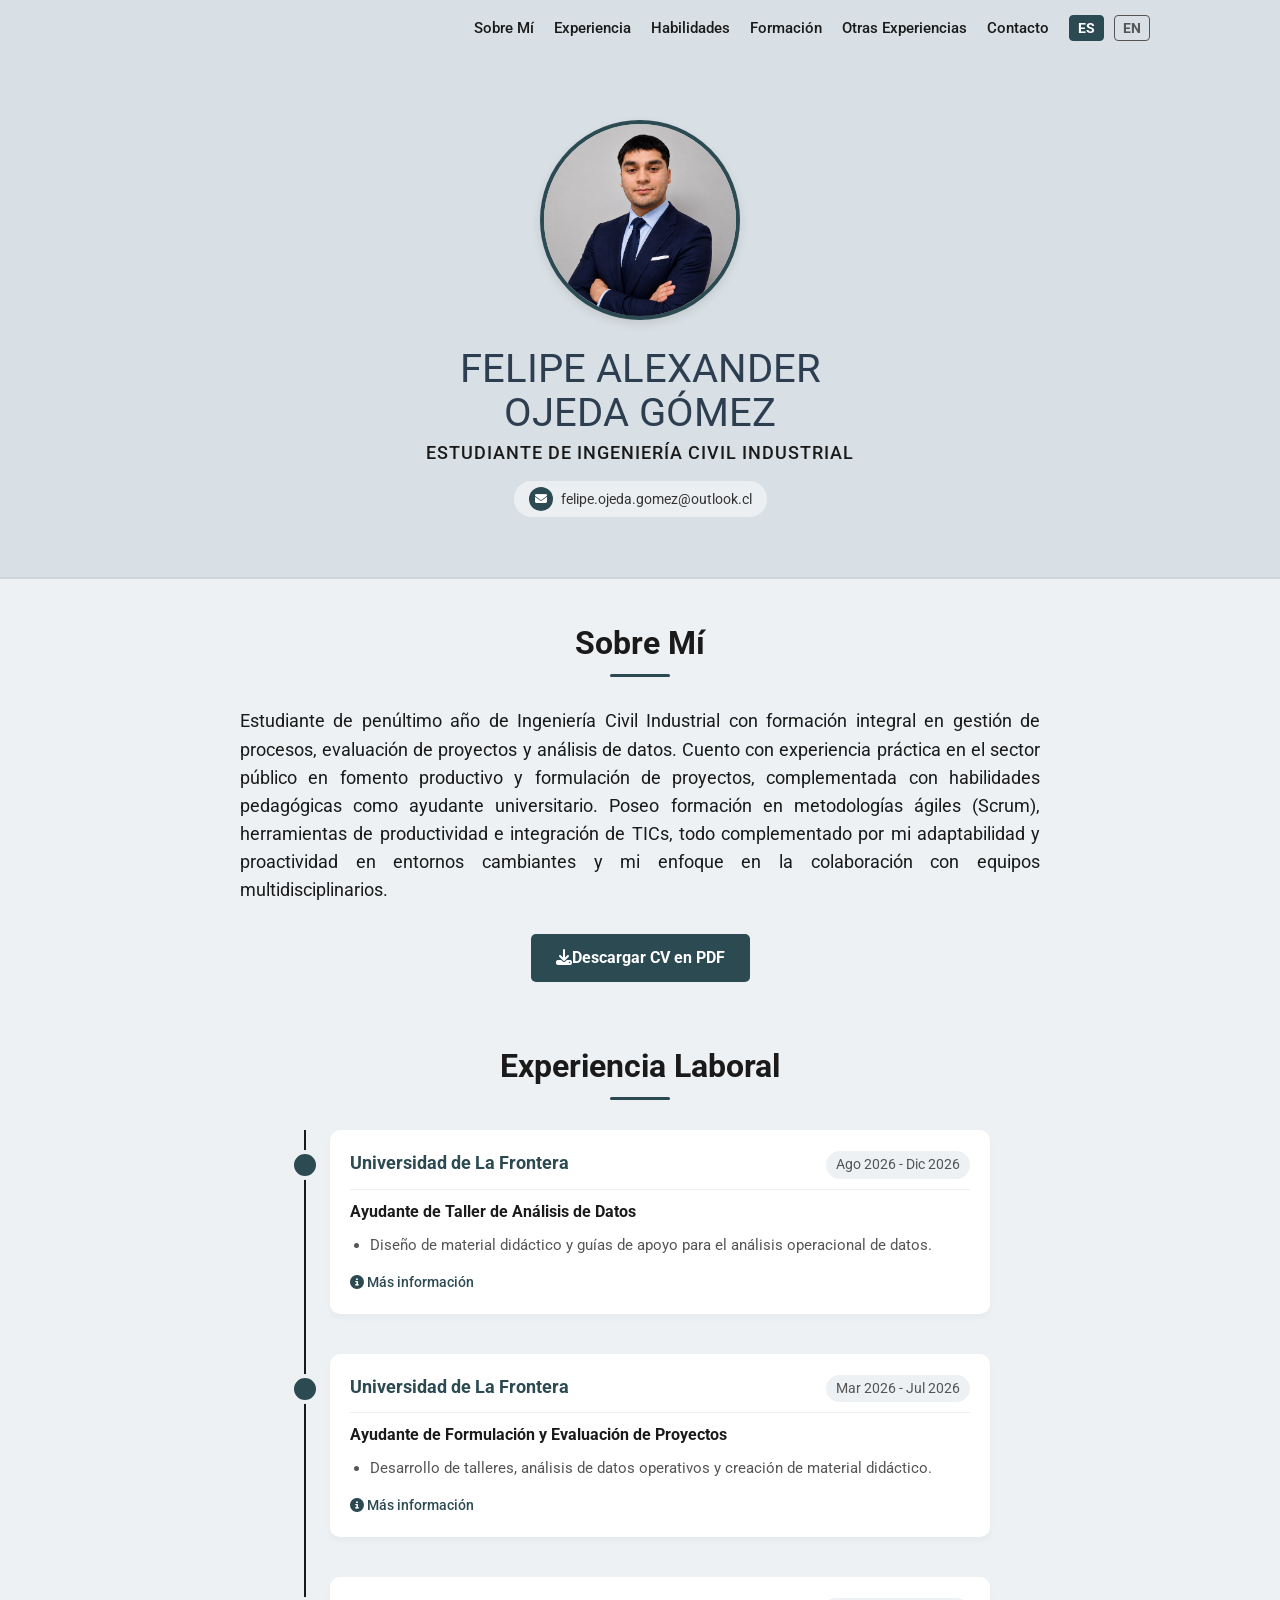
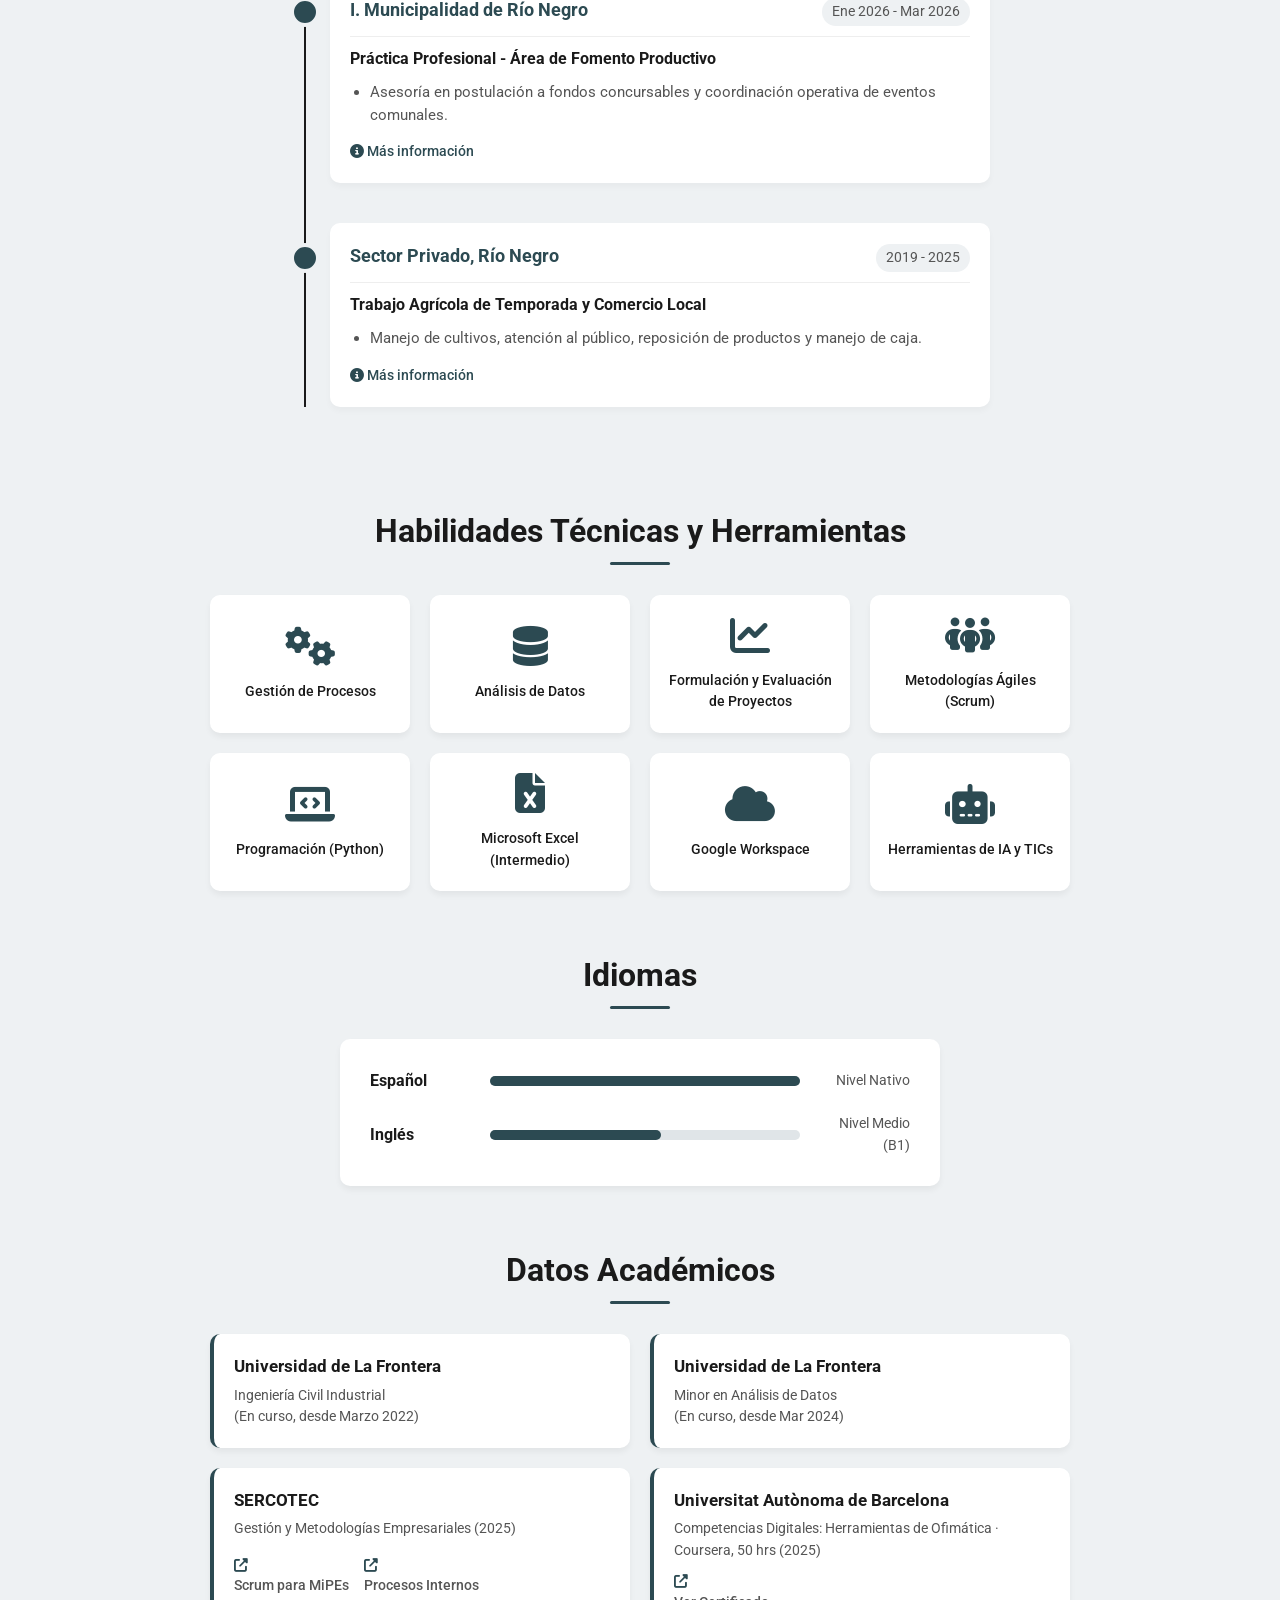
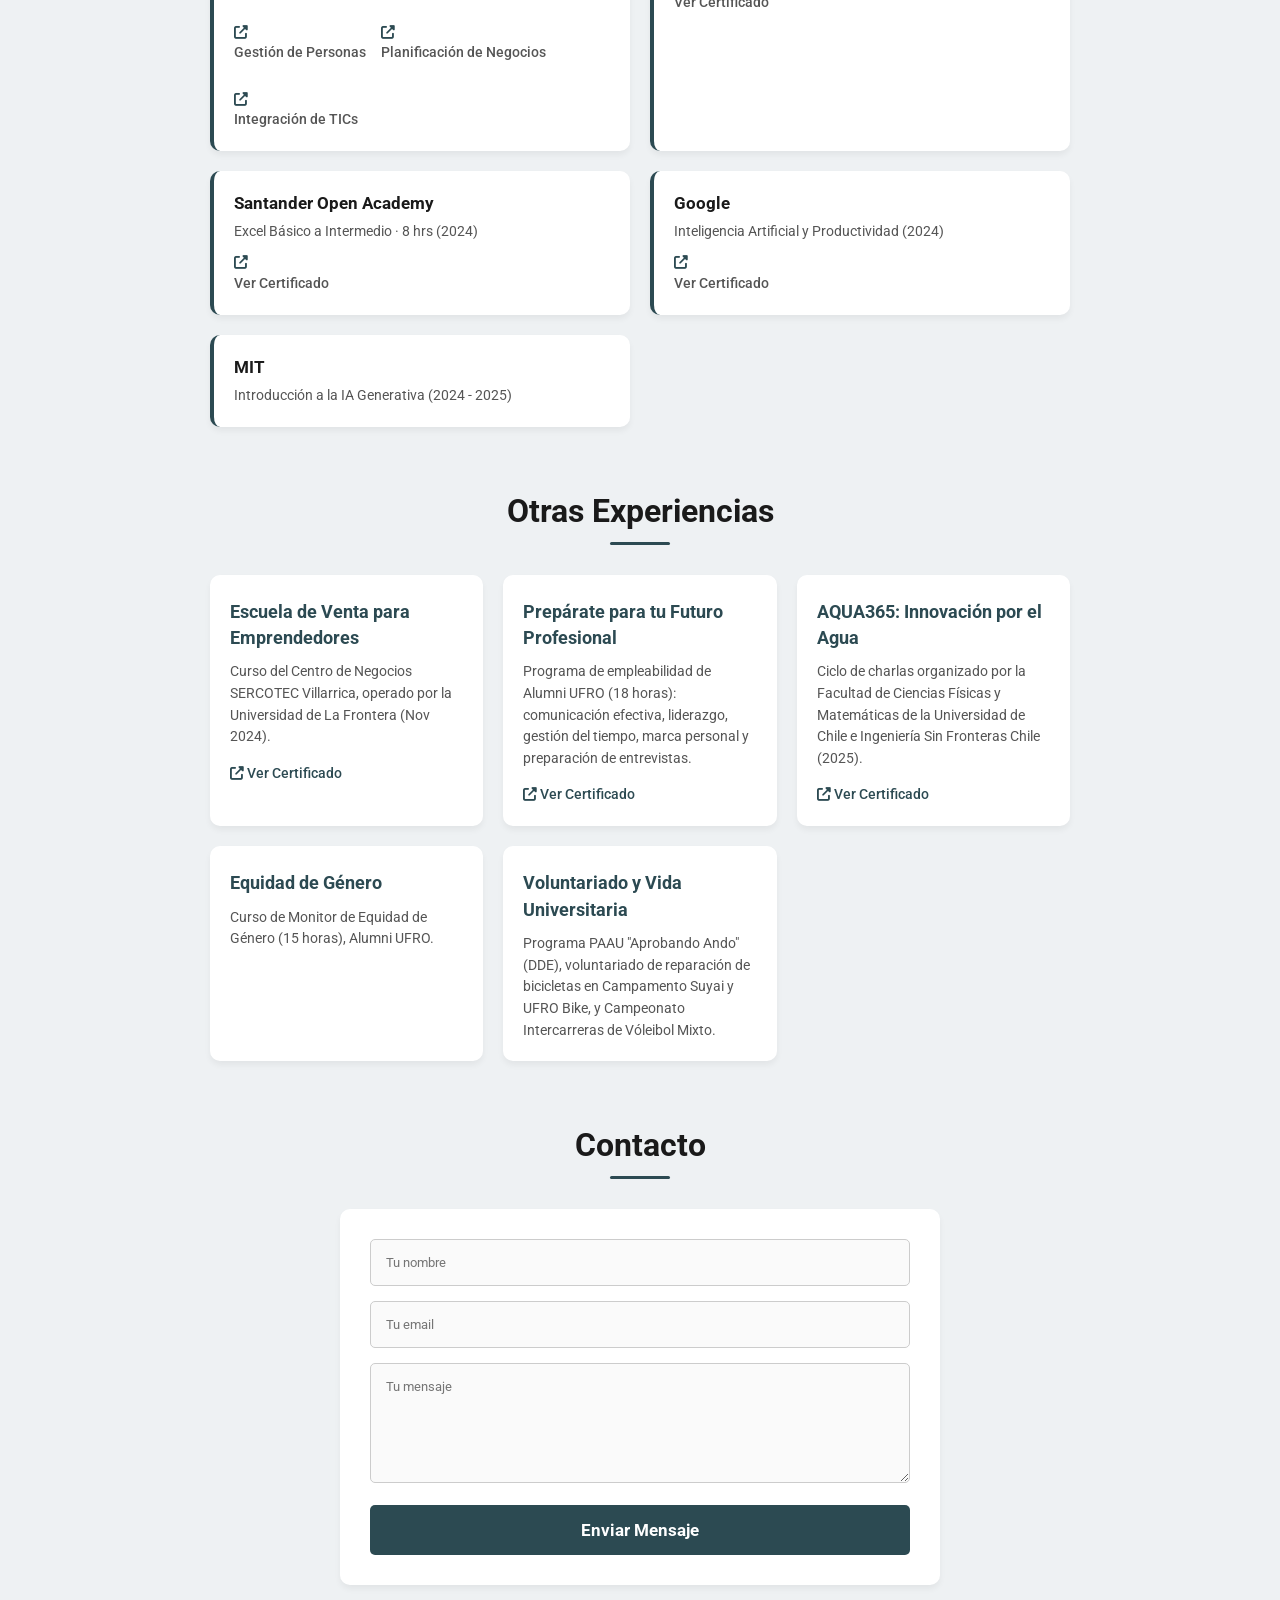
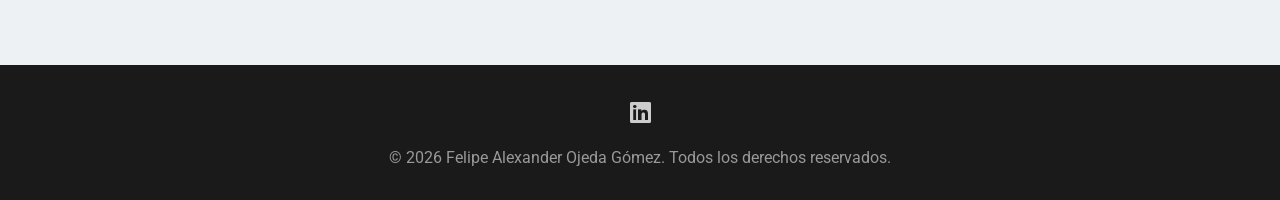
<file: index.html>
<!DOCTYPE html>
<html lang="es">
<head>
    <meta charset="UTF-8">
    <meta name="viewport" content="width=device-width, initial-scale=1.0">
    <title>Felipe Alexander Ojeda Gómez - Portafolio Interactivo</title>
    <link rel="preconnect" href="https://fonts.googleapis.com">
    <link rel="preconnect" href="https://fonts.gstatic.com" crossorigin>
    <link href="https://fonts.googleapis.com/css2?family=Roboto:wght@300;400;500;700&display=swap" rel="stylesheet">
    <link rel="stylesheet" href="https://cdnjs.cloudflare.com/ajax/libs/font-awesome/6.4.0/css/all.min.css">
    <link rel="icon" type="image/png" href="3600973.png">
    <link rel="stylesheet" href="styles.css">
</head>
<body>

    <nav class="navbar">
        <div class="nav-container">
            <div class="nav-logo">FO</div>
            <ul class="nav-menu">
                <li><a href="#sobre-mi" class="nav-link" data-key="nav_about">Sobre Mí</a></li>
                <li><a href="#experiencia" class="nav-link" data-key="nav_exp">Experiencia</a></li>
                <li><a href="#habilidades" class="nav-link" data-key="nav_skills">Habilidades</a></li>
                <li><a href="#formacion" class="nav-link" data-key="nav_edu">Formación</a></li>
                <li><a href="#otras-experiencias" class="nav-link" data-key="nav_other">Otras Experiencias</a></li>
                <li><a href="#contacto" class="nav-link" data-key="nav_contact">Contacto</a></li>
            </ul>
            <div class="lang-switcher">
                <button onclick="changeLanguage('es')" id="btn-es" class="lang-btn active">ES</button>
                <button onclick="changeLanguage('en')" id="btn-en" class="lang-btn">EN</button>
            </div>
            <div class="hamburger">
                <span></span>
                <span></span>
                <span></span>
            </div>
        </div>
    </nav>

    <header id="inicio" class="header">
        <div class="profile-img-container">
            <!-- FOTO: guarda una foto de perfil como "img/foto.jpg" dentro de la carpeta img.
                 Recomendado: cuadrada, mínimo 400x400 px. Hasta entonces la imagen se verá vacía. -->
            <img src="img/foto.jpg" alt="Felipe Alexander Ojeda Gómez" class="profile-img">
        </div>
        <div class="header-info">
            <h1>FELIPE ALEXANDER<br>OJEDA GÓMEZ</h1>
            <h2 data-key="header_subtitle">ESTUDIANTE DE INGENIERÍA CIVIL INDUSTRIAL</h2>
            <div class="contact-badges">
                <span class="contact-badge"><i class="fas fa-envelope"></i> felipe.ojeda.gomez@outlook.cl</span>
            </div>
        </div>
    </header>

  <div class="container">

        <section id="sobre-mi">
            <h3 data-key="about_title">Sobre Mí</h3>
            <p data-key="about_text">Estudiante de penúltimo año de Ingeniería Civil Industrial con formación integral en gestión de procesos, evaluación de proyectos y análisis de datos. Cuento con experiencia práctica en el sector público en fomento productivo y formulación de proyectos, complementada con habilidades pedagógicas como ayudante universitario. Poseo formación en metodologías ágiles (Scrum), herramientas de productividad e integración de TICs, todo complementado por mi adaptabilidad y proactividad en entornos cambiantes y mi enfoque en la colaboración con equipos multidisciplinarios.</p>
            <a href="curriculum_felipe_ojeda_es.pdf" id="cv-link" download class="download-btn">
                <i class="fas fa-download"></i> <span data-key="btn_cv">Descargar CV en PDF</span>
            </a>
        </section>

        <section id="experiencia">
            <h3 data-key="exp_title">Experiencia Laboral</h3>
            <div class="timeline">

                <div class="timeline-item">
                    <div class="timeline-icon"></div>
                    <div class="timeline-header">
                        <span class="timeline-company">Universidad de La Frontera</span>
                        <span class="timeline-date" data-key="date_exp3">Ago 2026 - Dic 2026</span>
                    </div>
                    <div class="timeline-role" data-key="exp_role3">Ayudante de Taller de Análisis de Datos</div>
                    <ul>
                        <li data-key="exp_desc3">Diseño de material didáctico y guías de apoyo para el análisis operacional de datos.</li>
                    </ul>
                    <a href="exp-ufro-datos.html" class="cert-link mt-2"><i class="fas fa-info-circle"></i> <span data-key="btn_more_info">Más información</span></a>
                </div>

                <div class="timeline-item">
                    <div class="timeline-icon"></div>
                    <div class="timeline-header">
                        <span class="timeline-company">Universidad de La Frontera</span>
                        <span class="timeline-date" data-key="date_exp1">Mar 2026 - Jul 2026</span>
                    </div>
                    <div class="timeline-role" data-key="exp_role1">Ayudante de Formulación y Evaluación de Proyectos</div>
                    <ul>
                        <li data-key="exp_desc1">Desarrollo de talleres, análisis de datos operativos y creación de material didáctico.</li>
                    </ul>
                    <a href="exp-ufro-proyectos.html" class="cert-link mt-2"><i class="fas fa-info-circle"></i> <span data-key="btn_more_info">Más información</span></a>
                </div>

                <div class="timeline-item">
                    <div class="timeline-icon"></div>
                    <div class="timeline-header">
                        <span class="timeline-company">I. Municipalidad de Río Negro</span>
                        <span class="timeline-date" data-key="date_exp2">Ene 2026 - Mar 2026</span>
                    </div>
                    <div class="timeline-role" data-key="exp_role2">Práctica Profesional - Área de Fomento Productivo</div>
                    <ul>
                        <li data-key="exp_desc2">Asesoría en postulación a fondos concursables y coordinación operativa de eventos comunales.</li>
                    </ul>
                    <a href="exp-municipalidad.html" class="cert-link mt-2"><i class="fas fa-info-circle"></i> <span data-key="btn_more_info">Más información</span></a>
                </div>

                <div class="timeline-item">
                    <div class="timeline-icon"></div>
                    <div class="timeline-header">
                        <span class="timeline-company">Sector Privado, Río Negro</span>
                        <span class="timeline-date" data-key="date_exp4">2019 - 2025</span>
                    </div>
                    <div class="timeline-role" data-key="exp_role4">Trabajo Agrícola de Temporada y Comercio Local</div>
                    <ul>
                        <li data-key="exp_desc4">Manejo de cultivos, atención al público, reposición de productos y manejo de caja.</li>
                    </ul>
                    <a href="exp-agricola.html" class="cert-link mt-2"><i class="fas fa-info-circle"></i> <span data-key="btn_more_info">Más información</span></a>
                </div>

            </div>
        </section>

        <section id="habilidades">
            <h3 data-key="skills_title">Habilidades Técnicas y Herramientas</h3>
            <div class="skills-grid">
                <div class="skill-card">
                    <i class="fas fa-gears"></i>
                    <span data-key="skill1">Gestión de Procesos</span>
                </div>
                <div class="skill-card">
                    <i class="fas fa-database"></i>
                    <span data-key="skill2">Análisis de Datos</span>
                </div>
                <div class="skill-card">
                    <i class="fas fa-chart-line"></i>
                    <span data-key="skill3">Formulación y Evaluación de Proyectos</span>
                </div>
                <div class="skill-card">
                    <i class="fas fa-people-group"></i>
                    <span data-key="skill4">Metodologías Ágiles (Scrum)</span>
                </div>
                <div class="skill-card">
                    <i class="fas fa-laptop-code"></i>
                    <span data-key="skill5">Programación (Python)</span>
                </div>
                <div class="skill-card">
                    <i class="fas fa-file-excel"></i>
                    <span data-key="skill6">Microsoft Excel (Intermedio)</span>
                </div>
                <div class="skill-card">
                    <i class="fas fa-cloud"></i>
                    <span data-key="skill7">Google Workspace</span>
                </div>
                <div class="skill-card">
                    <i class="fas fa-robot"></i>
                    <span data-key="skill8">Herramientas de IA y TICs</span>
                </div>
            </div>
        </section>

        <section id="idiomas">
            <h3 data-key="lang_title">Idiomas</h3>
            <div class="languages">
                <div class="lang-item">
                    <div class="lang-name" data-key="lang_es">Español</div>
                    <div class="lang-bar-bg"><div class="lang-bar-fill" data-width="100%"></div></div>
                    <div class="lang-level" data-key="lang_level_native">Nivel Nativo</div>
                </div>
                <div class="lang-item">
                    <div class="lang-name" data-key="lang_en">Inglés</div>
                    <div class="lang-bar-bg"><div class="lang-bar-fill" data-width="55%"></div></div>
                    <div class="lang-level" data-key="lang_level_med">Nivel Medio (B1)</div>
                </div>
            </div>
        </section>

        <section id="formacion">
            <h3 data-key="edu_title">Datos Académicos</h3>
            <div class="academic-grid">
                <!-- CERTIFICADOS: los archivos están en la carpeta "certificados", con nombres
                     descriptivos. Para añadir uno nuevo, guarda el PDF ahí y copia una línea como:
                     <a href="certificados/nombre_archivo.pdf" target="_blank" class="cert-link"><i class="fas fa-external-link-alt"></i> <span data-key="btn_cert">Ver Certificado</span></a> -->

                <div class="academic-item">
                    <strong>Universidad de La Frontera</strong>
                    <span data-key="edu_degree_industrial">Ingeniería Civil Industrial</span>
                    <span data-key="status_current">(En curso, desde Marzo 2022)</span>
                </div>

                <div class="academic-item">
                    <strong>Universidad de La Frontera</strong>
                    <span data-key="edu_minor">Minor en Análisis de Datos</span>
                    <span data-key="status_current_minor">(En curso, desde Mar 2024)</span>
                </div>

                <div class="academic-item">
                    <strong>SERCOTEC</strong>
                    <span data-key="edu_sercotec">Gestión y Metodologías Empresariales (2025)</span>
                    <div class="cert-links-group">
                        <a href="certificados/sercotec_scrum_mipes.pdf" target="_blank" class="cert-link"><i class="fas fa-external-link-alt"></i> <span data-key="cert_scrum">Scrum para MiPEs</span></a>
                        <a href="certificados/sercotec_procesos_internos.pdf" target="_blank" class="cert-link"><i class="fas fa-external-link-alt"></i> <span data-key="cert_procesos">Procesos Internos</span></a>
                        <a href="certificados/sercotec_gestion_personas.pdf" target="_blank" class="cert-link"><i class="fas fa-external-link-alt"></i> <span data-key="cert_personas">Gestión de Personas</span></a>
                        <a href="certificados/sercotec_planificar_negocio.pdf" target="_blank" class="cert-link"><i class="fas fa-external-link-alt"></i> <span data-key="cert_planificar">Planificación de Negocios</span></a>
                        <a href="certificados/sercotec_tics_gestion_empresarial.pdf" target="_blank" class="cert-link"><i class="fas fa-external-link-alt"></i> <span data-key="cert_tics">Integración de TICs</span></a>
                    </div>
                </div>

                <div class="academic-item">
                    <strong>Universitat Autònoma de Barcelona</strong>
                    <span data-key="edu_coursera">Competencias Digitales: Herramientas de Ofimática · Coursera, 50 hrs (2025)</span>
                    <a href="certificados/coursera_uab_ofimatica.pdf" target="_blank" class="cert-link"><i class="fas fa-external-link-alt"></i> <span data-key="btn_cert">Ver Certificado</span></a>
                </div>

                <div class="academic-item">
                    <strong>Santander Open Academy</strong>
                    <span data-key="edu_santander">Excel Básico a Intermedio · 8 hrs (2024)</span>
                    <a href="certificados/santander_excel.pdf" target="_blank" class="cert-link"><i class="fas fa-external-link-alt"></i> <span data-key="btn_cert">Ver Certificado</span></a>
                </div>

                <div class="academic-item">
                    <strong>Google</strong>
                    <span data-key="edu_google">Inteligencia Artificial y Productividad (2024)</span>
                    <a href="certificados/google_ia_productividad.pdf" target="_blank" class="cert-link"><i class="fas fa-external-link-alt"></i> <span data-key="btn_cert">Ver Certificado</span></a>
                </div>

                <div class="academic-item">
                    <strong>MIT</strong>
                    <span data-key="edu_mit">Introducción a la IA Generativa (2024 - 2025)</span>
                    <!-- Falta el certificado de este curso. Cuando lo tengas, guárdalo en la carpeta
                         "certificados" y descomenta la línea de abajo, ajustando el nombre del archivo.
                    <a href="certificados/mit_ia_generativa.pdf" target="_blank" class="cert-link"><i class="fas fa-external-link-alt"></i> <span data-key="btn_cert">Ver Certificado</span></a>
                    -->
                </div>
            </div>
        </section>

        <section id="otras-experiencias">
            <h3 data-key="other_title">Otras Experiencias</h3>
            <div class="other-exp-grid">
                <div class="other-exp-card">
                    <h4 data-key="other_t2">Escuela de Venta para Emprendedores</h4>
                    <p data-key="other_desc2">Curso del Centro de Negocios SERCOTEC Villarrica, operado por la Universidad de La Frontera (Nov 2024).</p>
                    <a href="certificados/sercotec_escuela_venta_emprendedores.pdf" target="_blank" class="cert-link mt-2"><i class="fas fa-external-link-alt"></i> <span data-key="btn_cert">Ver Certificado</span></a>
                </div>
                <div class="other-exp-card">
                    <h4 data-key="other_t5">Prepárate para tu Futuro Profesional</h4>
                    <p data-key="other_desc5">Programa de empleabilidad de Alumni UFRO (18 horas): comunicación efectiva, liderazgo, gestión del tiempo, marca personal y preparación de entrevistas.</p>
                    <a href="certificados/alumni_ufro_empleabilidad.pdf" target="_blank" class="cert-link mt-2"><i class="fas fa-external-link-alt"></i> <span data-key="btn_cert">Ver Certificado</span></a>
                </div>
                <div class="other-exp-card">
                    <h4 data-key="other_t3">AQUA365: Innovación por el Agua</h4>
                    <p data-key="other_desc3">Ciclo de charlas organizado por la Facultad de Ciencias Físicas y Matemáticas de la Universidad de Chile e Ingeniería Sin Fronteras Chile (2025).</p>
                    <a href="certificados/aqua365_innovacion_agua.pdf" target="_blank" class="cert-link mt-2"><i class="fas fa-external-link-alt"></i> <span data-key="btn_cert">Ver Certificado</span></a>
                </div>
                <div class="other-exp-card">
                    <h4 data-key="other_t1">Equidad de Género</h4>
                    <p data-key="other_desc1">Curso de Monitor de Equidad de Género (15 horas), Alumni UFRO.</p>
                    <!-- Falta el certificado de este curso. Al agregarlo, descomenta:
                    <a href="certificados/alumni_ufro_equidad_genero.pdf" target="_blank" class="cert-link mt-2"><i class="fas fa-external-link-alt"></i> <span data-key="btn_cert">Ver Certificado</span></a>
                    -->
                </div>
                <div class="other-exp-card">
                    <h4 data-key="other_t4">Voluntariado y Vida Universitaria</h4>
                    <p data-key="other_desc4">Programa PAAU "Aprobando Ando" (DDE), voluntariado de reparación de bicicletas en Campamento Suyai y UFRO Bike, y Campeonato Intercarreras de Vóleibol Mixto.</p>
                </div>
            </div>
        </section>

        <section id="contacto">
            <h3 data-key="contact_title">Contacto</h3>
            <div class="contact-form">
                <!-- FORMULARIO: crea una cuenta gratuita en https://formspree.io con el correo de Felipe,
                     copia el código del formulario y reemplaza TU_CODIGO_AQUI en la línea de abajo.
                     Mientras tanto el formulario mostrará un mensaje de error al enviarse. -->
                <form id="contactForm" action="https://formspree.io/f/xppzwvbb" method="POST">
                    <input type="text" id="name" name="name" placeholder="Tu nombre" data-placeholder-key="contact_name_ph" required>
                    <input type="email" id="email" name="email" placeholder="Tu email" data-placeholder-key="contact_email_ph" required>
                    <textarea id="message" name="message" placeholder="Tu mensaje" data-placeholder-key="contact_msg_ph" required></textarea>
                    <button type="submit" data-key="contact_btn">Enviar Mensaje</button>
                    <p id="form-status" style="display:none; text-align:center; margin-top:10px; color:var(--accent-color); font-weight:500;"></p>
                </form>
            </div>
        </section>

    </div>

    <footer>
        <div class="social-icons">
            <a href="https://www.linkedin.com/in/felipe-alexander-ojeda-gomez-499881314" target="_blank" rel="noopener noreferrer" aria-label="LinkedIn"><i class="fab fa-linkedin"></i></a>
        </div>
        <p>&copy; <span id="year"></span> Felipe Alexander Ojeda Gómez. <span data-key="footer_rights">Todos los derechos reservados.</span></p>
    </footer>

    <script src="script.js"></script>
</body>
</html>
</file>
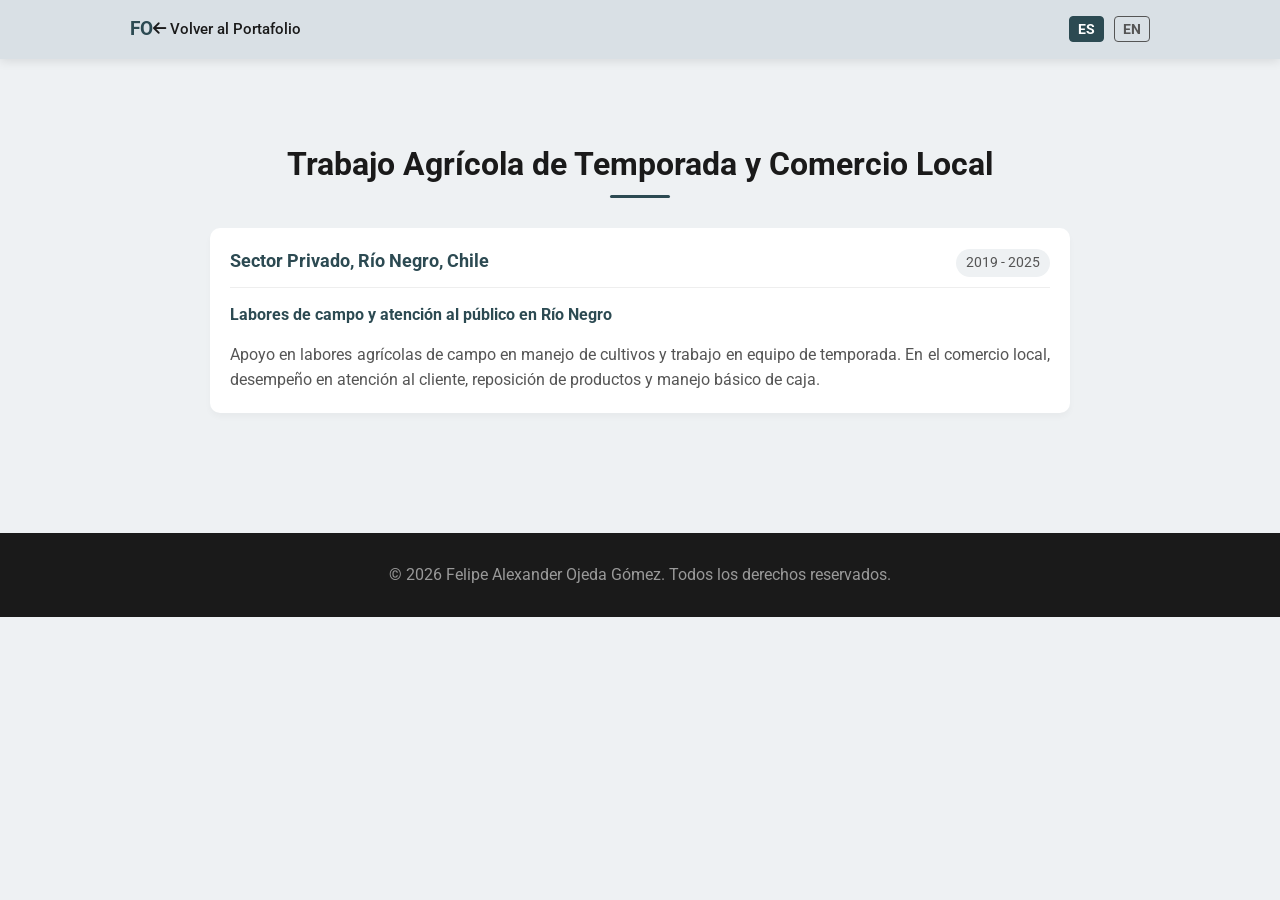
<file: exp-agricola.html>
<!DOCTYPE html>
<html lang="es">
<head>
    <meta charset="UTF-8">
    <meta name="viewport" content="width=device-width, initial-scale=1.0">
    <title>Trabajo Agrícola y Comercio Local - Felipe Ojeda</title>
    <link rel="preconnect" href="https://fonts.googleapis.com">
    <link rel="preconnect" href="https://fonts.gstatic.com" crossorigin>
    <link href="https://fonts.googleapis.com/css2?family=Roboto:wght@300;400;500;700&display=swap" rel="stylesheet">
    <link rel="stylesheet" href="https://cdnjs.cloudflare.com/ajax/libs/font-awesome/6.4.0/css/all.min.css">
    <link rel="icon" type="image/png" href="3600973.png">
    <link rel="stylesheet" href="styles.css">
</head>
<body>
    <nav class="navbar" style="background: rgba(217, 224, 229, 0.98); box-shadow: 0 2px 10px rgba(0,0,0,0.1);">
        <div class="nav-container">
            <div class="nav-logo" style="display: block;">FO</div>
            <ul class="nav-menu" style="margin-right: auto; margin-left: 0;">
                <li><a href="index.html#experiencia" class="nav-link"><i class="fas fa-arrow-left"></i> <span data-key="nav_back">Volver al Portafolio</span></a></li>
            </ul>
            <div class="lang-switcher">
                <button onclick="changeLanguage('es')" id="btn-es" class="lang-btn active">ES</button>
                <button onclick="changeLanguage('en')" id="btn-en" class="lang-btn">EN</button>
            </div>
            <div class="hamburger">
                <span></span><span></span><span></span>
            </div>
        </div>
    </nav>

    <div class="container" style="margin-top: 100px;">
        <section class="detail-section">
            <h3 data-key="agricola_title">Trabajo Agrícola de Temporada y Comercio Local</h3>
            <div class="timeline-item" style="max-width: 100%;">
                <div class="timeline-header">
                    <span class="timeline-company">Sector Privado, Río Negro, Chile</span>
                    <span class="timeline-date" data-key="date_exp4">2019 - 2025</span>
                </div>
                <h4 style="margin-top: 15px; color: var(--accent-color);" data-key="agricola_subtitle">Labores de campo y atención al público en Río Negro</h4>
                <p style="margin-top: 15px; color: var(--text-muted); line-height: 1.6;" data-key="agricola_detail_text">
                    Apoyo en labores agrícolas de campo en manejo de cultivos y trabajo en equipo de temporada. En el comercio local, desempeño en atención al cliente, reposición de productos y manejo básico de caja.
                </p>
                <!-- GALERIA: para agregar fotos de esta experiencia, guarda las imagenes en la carpeta "img"
                     y descomenta el bloque siguiente, ajustando los nombres de archivo.
                <h4 style="margin-top: 30px; margin-bottom: 15px; color: var(--accent-color);" data-key="gallery_title">Galeria de Proyectos</h4>
                <div class="detail-gallery">
                    <img src="img/ejemplo1.jpg" alt="Trabajo Agrícola de Temporada y Comercio Local" class="gallery-img-full">
                    <img src="img/ejemplo2.jpg" alt="Trabajo Agrícola de Temporada y Comercio Local" class="gallery-img-full">
                </div>
                -->
            </div>
        </section>
    </div>

    <footer>
        <p>&copy; <span id="year"></span> Felipe Alexander Ojeda Gómez. <span data-key="footer_rights">Todos los derechos reservados.</span></p>
    </footer>
    <script src="script.js"></script>
</body>
</html>
</file>
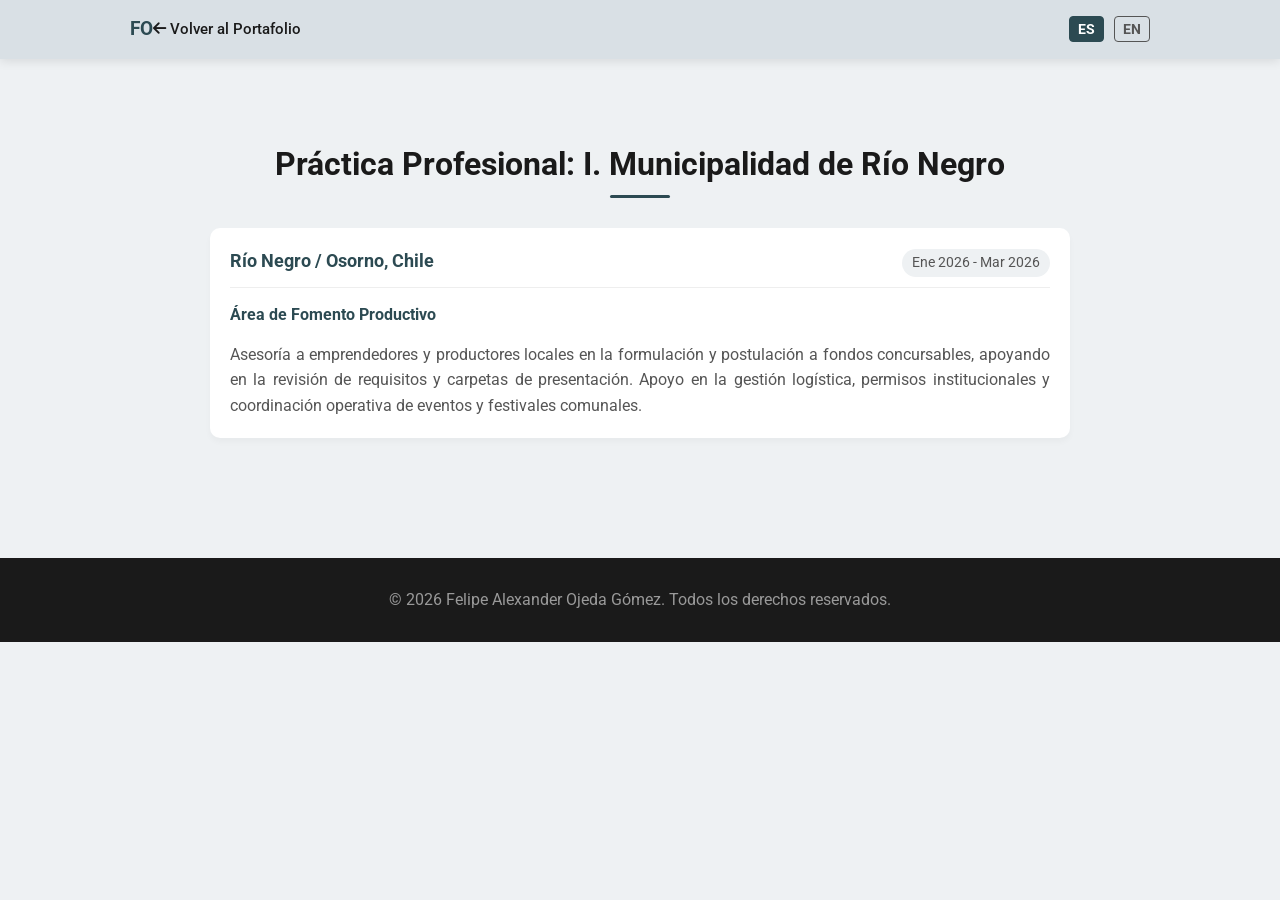
<file: exp-municipalidad.html>
<!DOCTYPE html>
<html lang="es">
<head>
    <meta charset="UTF-8">
    <meta name="viewport" content="width=device-width, initial-scale=1.0">
    <title>Práctica Profesional Municipalidad de Río Negro - Felipe Ojeda</title>
    <link rel="preconnect" href="https://fonts.googleapis.com">
    <link rel="preconnect" href="https://fonts.gstatic.com" crossorigin>
    <link href="https://fonts.googleapis.com/css2?family=Roboto:wght@300;400;500;700&display=swap" rel="stylesheet">
    <link rel="stylesheet" href="https://cdnjs.cloudflare.com/ajax/libs/font-awesome/6.4.0/css/all.min.css">
    <link rel="icon" type="image/png" href="3600973.png">
    <link rel="stylesheet" href="styles.css">
</head>
<body>
    <nav class="navbar" style="background: rgba(217, 224, 229, 0.98); box-shadow: 0 2px 10px rgba(0,0,0,0.1);">
        <div class="nav-container">
            <div class="nav-logo" style="display: block;">FO</div>
            <ul class="nav-menu" style="margin-right: auto; margin-left: 0;">
                <li><a href="index.html#experiencia" class="nav-link"><i class="fas fa-arrow-left"></i> <span data-key="nav_back">Volver al Portafolio</span></a></li>
            </ul>
            <div class="lang-switcher">
                <button onclick="changeLanguage('es')" id="btn-es" class="lang-btn active">ES</button>
                <button onclick="changeLanguage('en')" id="btn-en" class="lang-btn">EN</button>
            </div>
            <div class="hamburger">
                <span></span><span></span><span></span>
            </div>
        </div>
    </nav>

    <div class="container" style="margin-top: 100px;">
        <section class="detail-section">
            <h3 data-key="muni_title">Práctica Profesional: I. Municipalidad de Río Negro</h3>
            <div class="timeline-item" style="max-width: 100%;">
                <div class="timeline-header">
                    <span class="timeline-company">Río Negro / Osorno, Chile</span>
                    <span class="timeline-date" data-key="date_exp2">Ene 2026 - Mar 2026</span>
                </div>
                <h4 style="margin-top: 15px; color: var(--accent-color);" data-key="muni_subtitle">Área de Fomento Productivo</h4>
                <p style="margin-top: 15px; color: var(--text-muted); line-height: 1.6;" data-key="muni_detail_text">
                    Asesoría a emprendedores y productores locales en la formulación y postulación a fondos concursables, apoyando en la revisión de requisitos y carpetas de presentación. Apoyo en la gestión logística, permisos institucionales y coordinación operativa de eventos y festivales comunales.
                </p>
                <!-- GALERIA: para agregar fotos de esta experiencia, guarda las imagenes en la carpeta "img"
                     y descomenta el bloque siguiente, ajustando los nombres de archivo.
                <h4 style="margin-top: 30px; margin-bottom: 15px; color: var(--accent-color);" data-key="gallery_title">Galeria de Proyectos</h4>
                <div class="detail-gallery">
                    <img src="img/ejemplo1.jpg" alt="Práctica: I. Municipalidad de Río Negro" class="gallery-img-full">
                    <img src="img/ejemplo2.jpg" alt="Práctica: I. Municipalidad de Río Negro" class="gallery-img-full">
                </div>
                -->
            </div>
        </section>
    </div>

    <footer>
        <p>&copy; <span id="year"></span> Felipe Alexander Ojeda Gómez. <span data-key="footer_rights">Todos los derechos reservados.</span></p>
    </footer>
    <script src="script.js"></script>
</body>
</html>
</file>
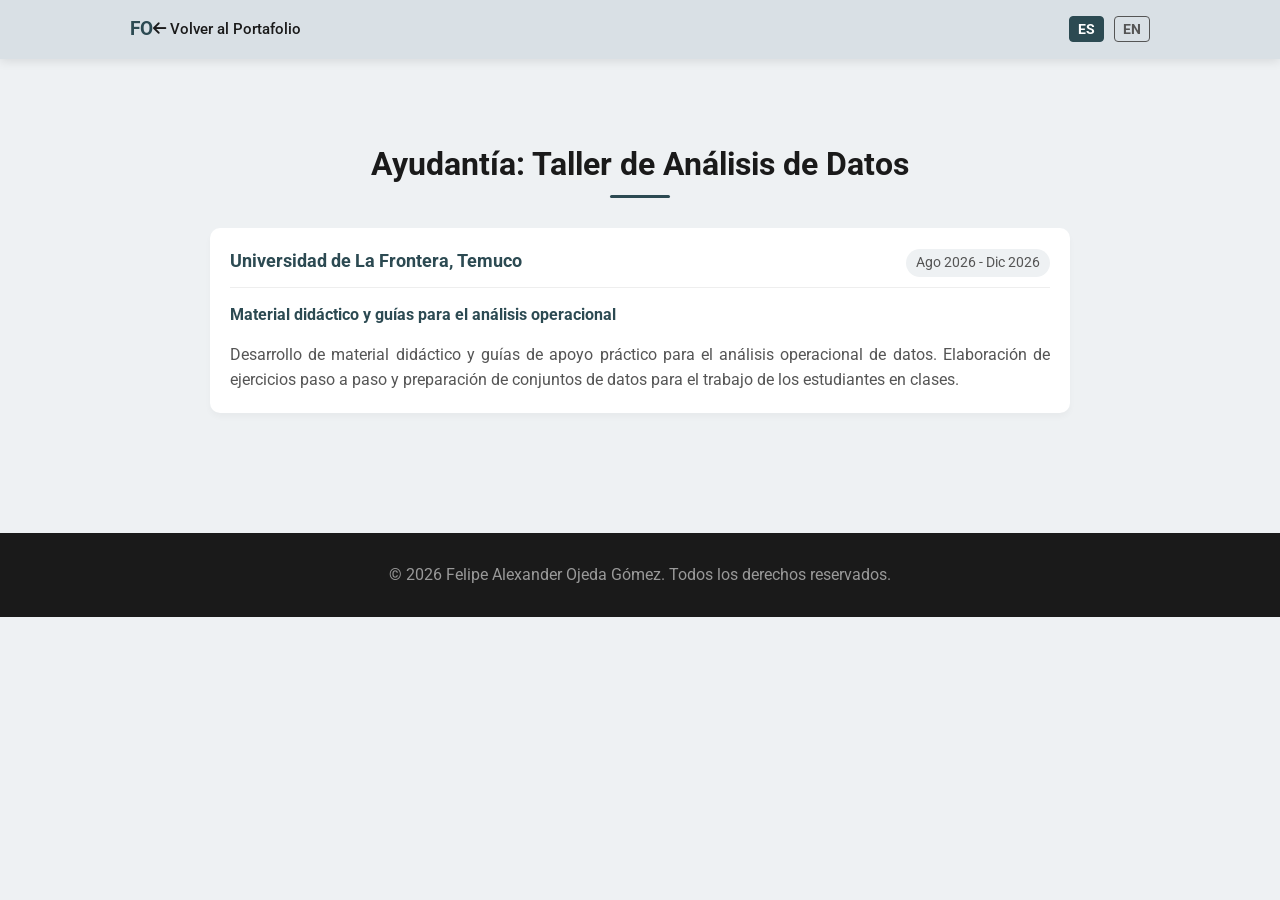
<file: exp-ufro-datos.html>
<!DOCTYPE html>
<html lang="es">
<head>
    <meta charset="UTF-8">
    <meta name="viewport" content="width=device-width, initial-scale=1.0">
    <title>Ayudantía Taller de Análisis de Datos - Felipe Ojeda</title>
    <link rel="preconnect" href="https://fonts.googleapis.com">
    <link rel="preconnect" href="https://fonts.gstatic.com" crossorigin>
    <link href="https://fonts.googleapis.com/css2?family=Roboto:wght@300;400;500;700&display=swap" rel="stylesheet">
    <link rel="stylesheet" href="https://cdnjs.cloudflare.com/ajax/libs/font-awesome/6.4.0/css/all.min.css">
    <link rel="icon" type="image/png" href="3600973.png">
    <link rel="stylesheet" href="styles.css">
</head>
<body>
    <nav class="navbar" style="background: rgba(217, 224, 229, 0.98); box-shadow: 0 2px 10px rgba(0,0,0,0.1);">
        <div class="nav-container">
            <div class="nav-logo" style="display: block;">FO</div>
            <ul class="nav-menu" style="margin-right: auto; margin-left: 0;">
                <li><a href="index.html#experiencia" class="nav-link"><i class="fas fa-arrow-left"></i> <span data-key="nav_back">Volver al Portafolio</span></a></li>
            </ul>
            <div class="lang-switcher">
                <button onclick="changeLanguage('es')" id="btn-es" class="lang-btn active">ES</button>
                <button onclick="changeLanguage('en')" id="btn-en" class="lang-btn">EN</button>
            </div>
            <div class="hamburger">
                <span></span><span></span><span></span>
            </div>
        </div>
    </nav>

    <div class="container" style="margin-top: 100px;">
        <section class="detail-section">
            <h3 data-key="ufro_datos_title">Ayudantía: Taller de Análisis de Datos</h3>
            <div class="timeline-item" style="max-width: 100%;">
                <div class="timeline-header">
                    <span class="timeline-company">Universidad de La Frontera, Temuco</span>
                    <span class="timeline-date" data-key="date_exp3">Ago 2026 - Dic 2026</span>
                </div>
                <h4 style="margin-top: 15px; color: var(--accent-color);" data-key="ufro_datos_subtitle">Material didáctico y guías para el análisis operacional</h4>
                <p style="margin-top: 15px; color: var(--text-muted); line-height: 1.6;" data-key="ufro_datos_detail_text">
                    Desarrollo de material didáctico y guías de apoyo práctico para el análisis operacional de datos. Elaboración de ejercicios paso a paso y preparación de conjuntos de datos para el trabajo de los estudiantes en clases.
                </p>
                <!-- GALERIA: para agregar fotos de esta experiencia, guarda las imagenes en la carpeta "img"
                     y descomenta el bloque siguiente, ajustando los nombres de archivo.
                <h4 style="margin-top: 30px; margin-bottom: 15px; color: var(--accent-color);" data-key="gallery_title">Galeria de Proyectos</h4>
                <div class="detail-gallery">
                    <img src="img/ejemplo1.jpg" alt="Ayudantía: Taller de Análisis de Datos" class="gallery-img-full">
                    <img src="img/ejemplo2.jpg" alt="Ayudantía: Taller de Análisis de Datos" class="gallery-img-full">
                </div>
                -->
            </div>
        </section>
    </div>

    <footer>
        <p>&copy; <span id="year"></span> Felipe Alexander Ojeda Gómez. <span data-key="footer_rights">Todos los derechos reservados.</span></p>
    </footer>
    <script src="script.js"></script>
</body>
</html>
</file>
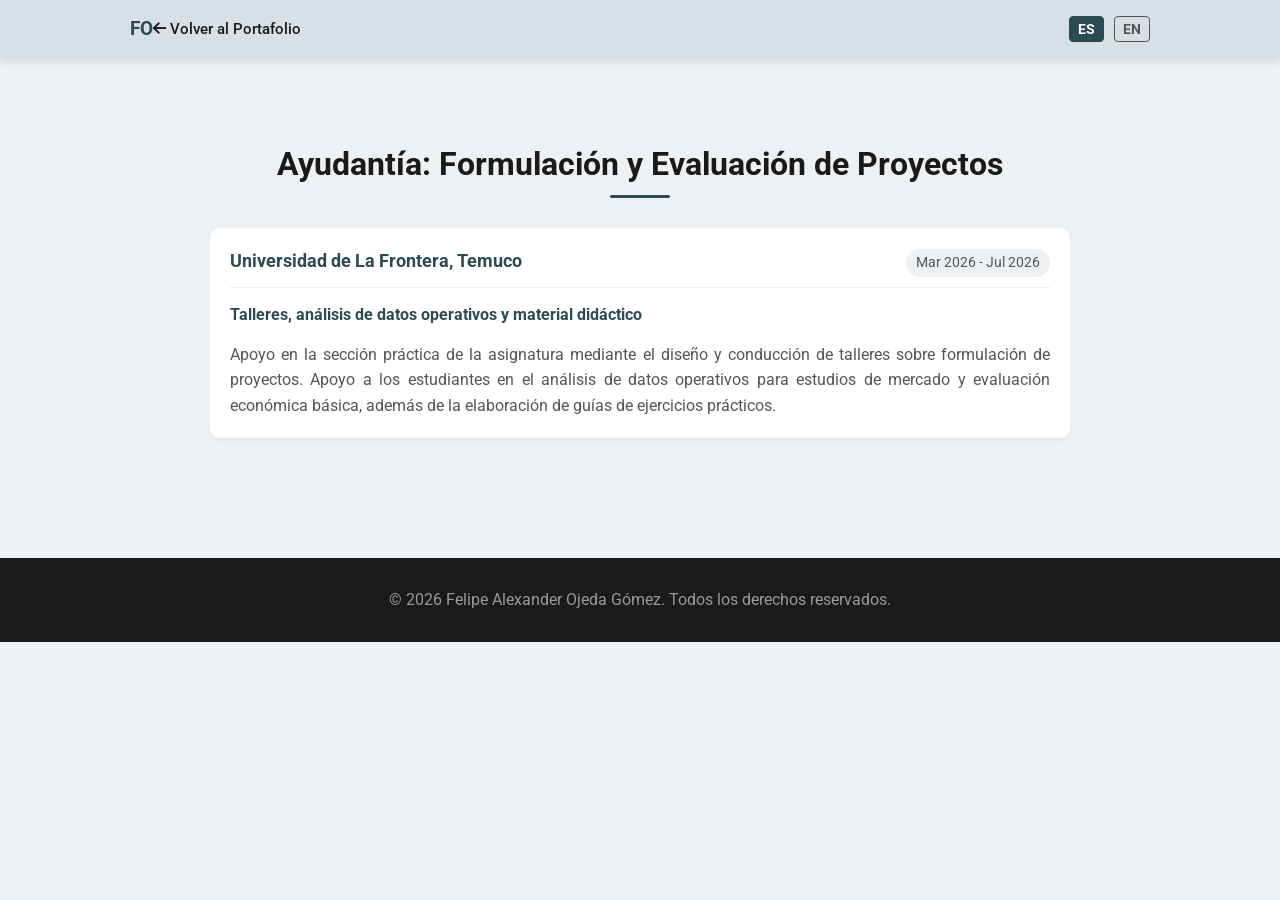
<file: exp-ufro-proyectos.html>
<!DOCTYPE html>
<html lang="es">
<head>
    <meta charset="UTF-8">
    <meta name="viewport" content="width=device-width, initial-scale=1.0">
    <title>Ayudantía Formulación y Evaluación de Proyectos - Felipe Ojeda</title>
    <link rel="preconnect" href="https://fonts.googleapis.com">
    <link rel="preconnect" href="https://fonts.gstatic.com" crossorigin>
    <link href="https://fonts.googleapis.com/css2?family=Roboto:wght@300;400;500;700&display=swap" rel="stylesheet">
    <link rel="stylesheet" href="https://cdnjs.cloudflare.com/ajax/libs/font-awesome/6.4.0/css/all.min.css">
    <link rel="icon" type="image/png" href="3600973.png">
    <link rel="stylesheet" href="styles.css">
</head>
<body>
    <nav class="navbar" style="background: rgba(217, 224, 229, 0.98); box-shadow: 0 2px 10px rgba(0,0,0,0.1);">
        <div class="nav-container">
            <div class="nav-logo" style="display: block;">FO</div>
            <ul class="nav-menu" style="margin-right: auto; margin-left: 0;">
                <li><a href="index.html#experiencia" class="nav-link"><i class="fas fa-arrow-left"></i> <span data-key="nav_back">Volver al Portafolio</span></a></li>
            </ul>
            <div class="lang-switcher">
                <button onclick="changeLanguage('es')" id="btn-es" class="lang-btn active">ES</button>
                <button onclick="changeLanguage('en')" id="btn-en" class="lang-btn">EN</button>
            </div>
            <div class="hamburger">
                <span></span><span></span><span></span>
            </div>
        </div>
    </nav>

    <div class="container" style="margin-top: 100px;">
        <section class="detail-section">
            <h3 data-key="ufro_proy_title">Ayudantía: Formulación y Evaluación de Proyectos</h3>
            <div class="timeline-item" style="max-width: 100%;">
                <div class="timeline-header">
                    <span class="timeline-company">Universidad de La Frontera, Temuco</span>
                    <span class="timeline-date" data-key="date_exp1">Mar 2026 - Jul 2026</span>
                </div>
                <h4 style="margin-top: 15px; color: var(--accent-color);" data-key="ufro_proy_subtitle">Talleres, análisis de datos operativos y material didáctico</h4>
                <p style="margin-top: 15px; color: var(--text-muted); line-height: 1.6;" data-key="ufro_proy_detail_text">
                    Apoyo en la sección práctica de la asignatura mediante el diseño y conducción de talleres sobre formulación de proyectos. Apoyo a los estudiantes en el análisis de datos operativos para estudios de mercado y evaluación económica básica, además de la elaboración de guías de ejercicios prácticos.
                </p>
                <!-- GALERIA: para agregar fotos de esta experiencia, guarda las imagenes en la carpeta "img"
                     y descomenta el bloque siguiente, ajustando los nombres de archivo.
                <h4 style="margin-top: 30px; margin-bottom: 15px; color: var(--accent-color);" data-key="gallery_title">Galeria de Proyectos</h4>
                <div class="detail-gallery">
                    <img src="img/ejemplo1.jpg" alt="Ayudantía: Formulación y Evaluación de Proyectos" class="gallery-img-full">
                    <img src="img/ejemplo2.jpg" alt="Ayudantía: Formulación y Evaluación de Proyectos" class="gallery-img-full">
                </div>
                -->
            </div>
        </section>
    </div>

    <footer>
        <p>&copy; <span id="year"></span> Felipe Alexander Ojeda Gómez. <span data-key="footer_rights">Todos los derechos reservados.</span></p>
    </footer>
    <script src="script.js"></script>
</body>
</html>
</file>
<file: styles.css>
:root {
    --bg-body: #eef1f3;
    --bg-header: #d9e0e5;
    --text-dark: #1a1a1a;
    --text-muted: #555;
    --accent-color: #2c4a52;
    --white: #ffffff;
    --border-color: #ccc;
    --transition: all 0.3s ease;
}

/* CONFIGURACIÓN CLAVE PARA EL SCROLL SUAVE Y EL MENÚ */
html {
    scroll-behavior: smooth;
    scroll-padding-top: 100px;
}

* {
    margin: 0;
    padding: 0;
    box-sizing: border-box;
    font-family: 'Roboto', sans-serif;
}

body {
    background-color: var(--bg-body);
    color: var(--text-dark);
    line-height: 1.5;
    overflow-x: hidden;
}

/* Navegación y Menú */
.navbar {
    background-color: var(--bg-header);
    position: fixed;
    top: 0;
    width: 100%;
    z-index: 1000;
    transition: var(--transition);
}

.nav-container {
    display: flex;
    justify-content: space-between;
    align-items: center;
    padding: 15px 40px;
    max-width: 1100px;
    margin: 0 auto;
}

.nav-logo {
    font-size: 1.2rem;
    font-weight: 700;
    color: var(--accent-color);
    display: none;
}

.nav-menu {
    display: flex;
    list-style: none;
    gap: 20px;
    margin-left: auto;
}

.nav-link {
    text-decoration: none;
    color: var(--text-dark);
    font-weight: 500;
    transition: var(--transition);
    position: relative;
    font-size: 0.95rem;
}

.nav-link:hover {
    color: var(--accent-color);
}

.nav-link::after {
    content: '';
    position: absolute;
    bottom: -5px;
    left: 0;
    width: 0;
    height: 2px;
    background: var(--accent-color);
    transition: var(--transition);
}

.nav-link:hover::after {
    width: 100%;
}

/* Estilos para el selector de idiomas */
.lang-switcher {
    display: flex;
    gap: 10px;
    margin-left: 20px;
    align-items: center;
}

.lang-btn {
    background: transparent;
    border: 1px solid var(--text-muted);
    color: var(--text-muted);
    padding: 4px 8px;
    border-radius: 4px;
    cursor: pointer;
    font-size: 0.85rem;
    font-weight: 700;
    transition: var(--transition);
}

.lang-btn:hover {
    background-color: rgba(44, 74, 82, 0.1);
    color: var(--accent-color);
}

.lang-btn.active {
    background-color: var(--accent-color);
    color: var(--white);
    border-color: var(--accent-color);
}

.hamburger {
    display: none;
    flex-direction: column;
    cursor: pointer;
    margin-left: 20px;
}

.hamburger span {
    width: 25px;
    height: 3px;
    background: var(--text-dark);
    margin: 3px 0;
    transition: var(--transition);
}

/* Cabecera */
.header {
    background-color: var(--bg-header);
    padding: 120px 20px 60px 20px;
    display: flex;
    flex-direction: column;
    align-items: center;
    text-align: center;
    gap: 20px;
    border-bottom: 2px solid #cfd7dc;
    animation: fadeInDown 1s ease;
}

.profile-img-container {
    flex-shrink: 0;
}

.profile-img {
    width: 200px;
    height: 200px;
    border-radius: 50%;
    object-fit: cover;
    border: 4px solid var(--accent-color);
    box-shadow: 0 4px 10px rgba(0,0,0,0.1);
}

.header-info h1 {
    font-size: 2.5rem;
    font-weight: 400;
    text-transform: uppercase;
    line-height: 1.1;
    margin-bottom: 5px;
    color: #2c3e50;
}

.header-info h2 {
    font-size: 1.1rem;
    font-weight: 500;
    letter-spacing: 1px;
    margin-bottom: 15px;
    color: var(--text-dark);
}

.contact-badges {
    display: flex;
    gap: 15px;
    flex-wrap: wrap;
    justify-content: center;
}

.contact-badge {
    background-color: rgba(255,255,255,0.5);
    padding: 6px 15px;
    border-radius: 20px;
    font-size: 0.9rem;
    display: flex;
    align-items: center;
    gap: 8px;
    color: #333;
}

.contact-badge i {
    background-color: var(--accent-color);
    color: white;
    width: 24px;
    height: 24px;
    border-radius: 50%;
    display: inline-flex;
    align-items: center;
    justify-content: center;
    font-size: 0.75rem;
}

/* Contenedor Principal */
.container {
    max-width: 900px;
    margin: 0 auto;
    padding: 40px 20px;
    display: flex;
    flex-direction: column;
    gap: 60px;
}

section {
    width: 100%;
}

h3 {
    font-size: 2rem;
    margin-bottom: 30px;
    font-weight: 700;
    color: var(--text-dark);
    text-align: center;
    position: relative;
    padding-bottom: 10px;
    opacity: 0;
}

h3::after {
    content: '';
    position: absolute;
    bottom: 0;
    left: 50%;
    transform: translateX(-50%);
    width: 60px;
    height: 3px;
    background-color: var(--accent-color);
    border-radius: 2px;
}

#sobre-mi p, .timeline-item, .skill-card, .lang-item, .academic-item, .other-exp-card, .contact-form form {
    opacity: 0;
}

/* Sobre Mí */
#sobre-mi p {
    font-size: 1.1rem;
    text-align: justify;
    max-width: 800px;
    margin: 0 auto 30px auto;
    line-height: 1.6;
}

.download-btn {
    display: inline-flex;
    align-items: center;
    justify-content: center;
    gap: 10px;
    background-color: var(--accent-color);
    color: white;
    padding: 12px 25px;
    text-decoration: none;
    border-radius: 5px;
    font-weight: bold;
    transition: var(--transition);
    margin: 0 auto;
    display: table;
}

.download-btn:hover {
    transform: translateY(-3px);
    background-color: #1e3338;
    box-shadow: 0 4px 6px rgba(0,0,0,0.2);
}

/* Timeline de Experiencia */
.timeline {
    position: relative;
    padding-left: 40px;
    max-width: 700px;
    margin: 0 auto;
}

.timeline::before {
    content: '';
    position: absolute;
    left: 14px;
    top: 0;
    bottom: 0;
    width: 2px;
    background-color: var(--text-dark);
}

.timeline-item {
    position: relative;
    margin-bottom: 40px;
    background: var(--white);
    padding: 20px;
    border-radius: 10px;
    box-shadow: 0 4px 6px rgba(0,0,0,0.03);
}

.timeline-icon {
    position: absolute;
    left: -40px;
    top: 20px;
    width: 30px;
    height: 30px;
    background: var(--accent-color);
    border: 4px solid var(--bg-body);
    border-radius: 50%;
    display: flex;
    align-items: center;
    justify-content: center;
    color: transparent;
    z-index: 2;
}

.timeline-header {
    display: flex;
    justify-content: space-between;
    align-items: baseline;
    margin-bottom: 10px;
    border-bottom: 1px solid #eee;
    padding-bottom: 10px;
}

.timeline-company {
    font-weight: 700;
    font-size: 1.1rem;
    color: var(--accent-color);
}

.timeline-date {
    font-size: 0.9rem;
    color: var(--text-muted);
    background: var(--bg-body);
    padding: 3px 10px;
    border-radius: 15px;
}

.timeline-role {
    font-weight: 700;
    margin-bottom: 10px;
    font-size: 1rem;
}

.timeline-item ul {
    list-style-type: disc;
    margin-left: 20px;
    font-size: 0.95rem;
    color: var(--text-muted);
}

/* Habilidades Grid */
.skills-grid {
    display: grid;
    grid-template-columns: repeat(auto-fit, minmax(180px, 1fr));
    gap: 20px;
}

.skill-card {
    background-color: var(--white);
    border-radius: 10px;
    padding: 20px 10px;
    text-align: center;
    box-shadow: 0 4px 6px rgba(0,0,0,0.05);
    display: flex;
    flex-direction: column;
    align-items: center;
    justify-content: center;
    transition: var(--transition);
}

.skill-card:hover {
    transform: translateY(-5px);
    box-shadow: 0 6px 15px rgba(0,0,0,0.1);
}

.skill-card i {
    font-size: 2.5rem;
    color: var(--accent-color);
    margin-bottom: 15px;
}

.skill-card span {
    font-size: 0.9rem;
    font-weight: 500;
}

/* Idiomas Barras */
.languages {
    max-width: 600px;
    margin: 0 auto;
    background: var(--white);
    padding: 30px;
    border-radius: 10px;
    box-shadow: 0 4px 6px rgba(0,0,0,0.05);
}
.lang-item {
    display: flex;
    align-items: center;
    margin-bottom: 20px;
    font-size: 1rem;
}
.lang-item:last-child { margin-bottom: 0; }
.lang-name {
    width: 100px;
    font-weight: 700;
}
.lang-bar-bg {
    flex-grow: 1;
    height: 10px;
    background-color: #e0e5e8;
    border-radius: 5px;
    margin: 0 20px;
    position: relative;
}
.lang-bar-fill {
    position: absolute;
    left: 0;
    top: 0;
    height: 100%;
    background-color: var(--accent-color);
    border-radius: 5px;
    width: 0; 
    transition: width 1.5s ease-out;
}
.lang-level {
    width: 90px;
    text-align: right;
    font-size: 0.9rem;
    color: var(--text-muted);
}

/* Datos Académicos y Otras Experiencias */
.academic-grid {
    display: grid;
    grid-template-columns: repeat(auto-fit, minmax(300px, 1fr));
    gap: 20px;
}
.academic-item {
    background: var(--white);
    padding: 20px;
    border-radius: 10px;
    border-left: 4px solid var(--accent-color);
    box-shadow: 0 4px 6px rgba(0,0,0,0.05);
}
.academic-item strong {
    display: block;
    font-size: 1.05rem;
    color: var(--text-dark);
    margin-bottom: 5px;
}
.academic-item span {
    font-size: 0.9rem;
    color: var(--text-muted);
    display: block;
}

.other-exp-grid {
    display: grid;
    grid-template-columns: repeat(auto-fit, minmax(250px, 1fr));
    gap: 20px;
}
.other-exp-card {
    background-color: var(--white);
    padding: 20px;
    border-radius: 10px;
    box-shadow: 0 4px 6px rgba(0,0,0,0.05);
    transition: var(--transition);
    border-top: 4px solid transparent;
}
.other-exp-card:hover {
    transform: translateY(-5px);
    border-top: 4px solid var(--accent-color);
    box-shadow: 0 6px 15px rgba(0,0,0,0.1);
}
.other-exp-card h4 {
    font-size: 1.1rem;
    margin-bottom: 10px;
    color: var(--accent-color);
}
.other-exp-card p {
    font-size: 0.9rem;
    color: var(--text-muted);
    line-height: 1.5;
}

/* Estilos para los enlaces de certificados */
.cert-link {
    display: inline-block;
    margin-top: 10px;
    font-size: 0.85rem;
    color: var(--accent-color);
    text-decoration: none;
    font-weight: 500;
    transition: var(--transition);
}
.cert-link:hover {
    color: #1a1a1a;
    text-decoration: underline;
}
.mt-2 {
    margin-top: 15px; 
}

/* Contacto Form */
.contact-form form {
    max-width: 600px;
    margin: 0 auto;
    background: var(--white);
    padding: 30px;
    border-radius: 10px;
    box-shadow: 0 4px 6px rgba(0,0,0,0.05);
}
.contact-form input,
.contact-form textarea {
    width: 100%;
    padding: 15px;
    margin-bottom: 15px;
    border: 1px solid var(--border-color);
    border-radius: 5px;
    font-family: 'Roboto', sans-serif;
    background-color: #fafafa;
    transition: var(--transition);
}
.contact-form input:focus,
.contact-form textarea:focus {
    outline: none;
    border-color: var(--accent-color);
    background-color: var(--white);
    box-shadow: 0 0 0 3px rgba(44, 74, 82, 0.1);
}
.contact-form textarea {
    height: 120px;
    resize: vertical;
}
.contact-form button {
    width: 100%;
    padding: 15px;
    background-color: var(--accent-color);
    color: var(--white);
    border: none;
    border-radius: 5px;
    font-size: 1.05rem;
    font-weight: 700;
    cursor: pointer;
    transition: var(--transition);
}
.contact-form button:hover {
    transform: translateY(-2px);
    background-color: #1e3338;
    box-shadow: 0 4px 6px rgba(0,0,0,0.15);
}

/* Footer */
footer {
    background-color: var(--text-dark);
    color: #999;
    text-align: center;
    padding: 30px 20px;
    margin-top: 40px;
}
.social-icons {
    margin-bottom: 15px;
}
.social-icons a {
    color: #ccc;
    font-size: 1.5rem;
    margin: 0 10px;
    text-decoration: none;
    transition: var(--transition);
}
.social-icons a:hover {
    color: var(--white);
    transform: scale(1.1);
}

/* Animaciones */
@keyframes fadeInUp {
    from { opacity: 0; transform: translateY(30px); }
    to { opacity: 1; transform: translateY(0); }
}
@keyframes fadeInDown {
    from { opacity: 0; transform: translateY(-30px); }
    to { opacity: 1; transform: translateY(0); }
}

/* Responsive */
@media (max-width: 768px) {
    .nav-container { padding: 10px 20px; }
    .nav-menu {
        position: absolute;
        left: -100%;
        top: 60px;
        flex-direction: column;
        background-color: var(--white);
        width: 100%;
        text-align: center;
        transition: 0.3s ease-in-out;
        box-shadow: 0 10px 20px rgba(0,0,0,0.1);
        padding: 2rem 0;
        gap: 1.5rem;
    }
    .nav-menu.active { left: 0; }
    .hamburger { display: flex; }
    .header-info h1 { font-size: 2rem; }
    .timeline-header { flex-direction: column; }
    .timeline-date { margin-top: 5px; display: inline-block; }
    .lang-item { flex-direction: column; align-items: flex-start; gap: 5px; }
    .lang-bar-bg { margin: 5px 0; width: 100%; }
    .lang-level { text-align: left; }
    .lang-switcher {
        margin: 10px 0 0 0;
        justify-content: center;
    }
}

/* Grupo de botones para certificados múltiples */
.cert-links-group {
    display: flex;
    gap: 15px;
    flex-wrap: wrap;
    margin-top: 5px;
}

/* Estilos para la galería en páginas de detalle */
.detail-gallery {
    display: grid;
    grid-template-columns: repeat(auto-fit, minmax(250px, 1fr));
    gap: 20px;
    margin-top: 20px;
}

.gallery-img {
    width: 100%;
    height: 200px;
    object-fit: cover;
    border-radius: 8px;
    box-shadow: 0 4px 6px rgba(0,0,0,0.1);
    transition: var(--transition);
}

.gallery-img:hover {
    transform: scale(1.03);
    box-shadow: 0 8px 15px rgba(0,0,0,0.2);
}

/* Clase especial para imágenes completas (Dashboards, capturas, etc) */
.gallery-img-full {
    width: 100%;
    height: auto; /* Esto permite que la imagen crezca proporcionalmente */
    object-fit: contain; /* Asegura que no se recorte nada */
    border-radius: 8px;
    box-shadow: 0 4px 6px rgba(0,0,0,0.1);
    transition: var(--transition);
}

.gallery-img-full:hover {
    transform: scale(1.02);
    box-shadow: 0 8px 15px rgba(0,0,0,0.2);
}
/* Justificar el texto en las páginas de detalle de experiencia */
.detail-section p {
    text-align: justify;
}
</file>
